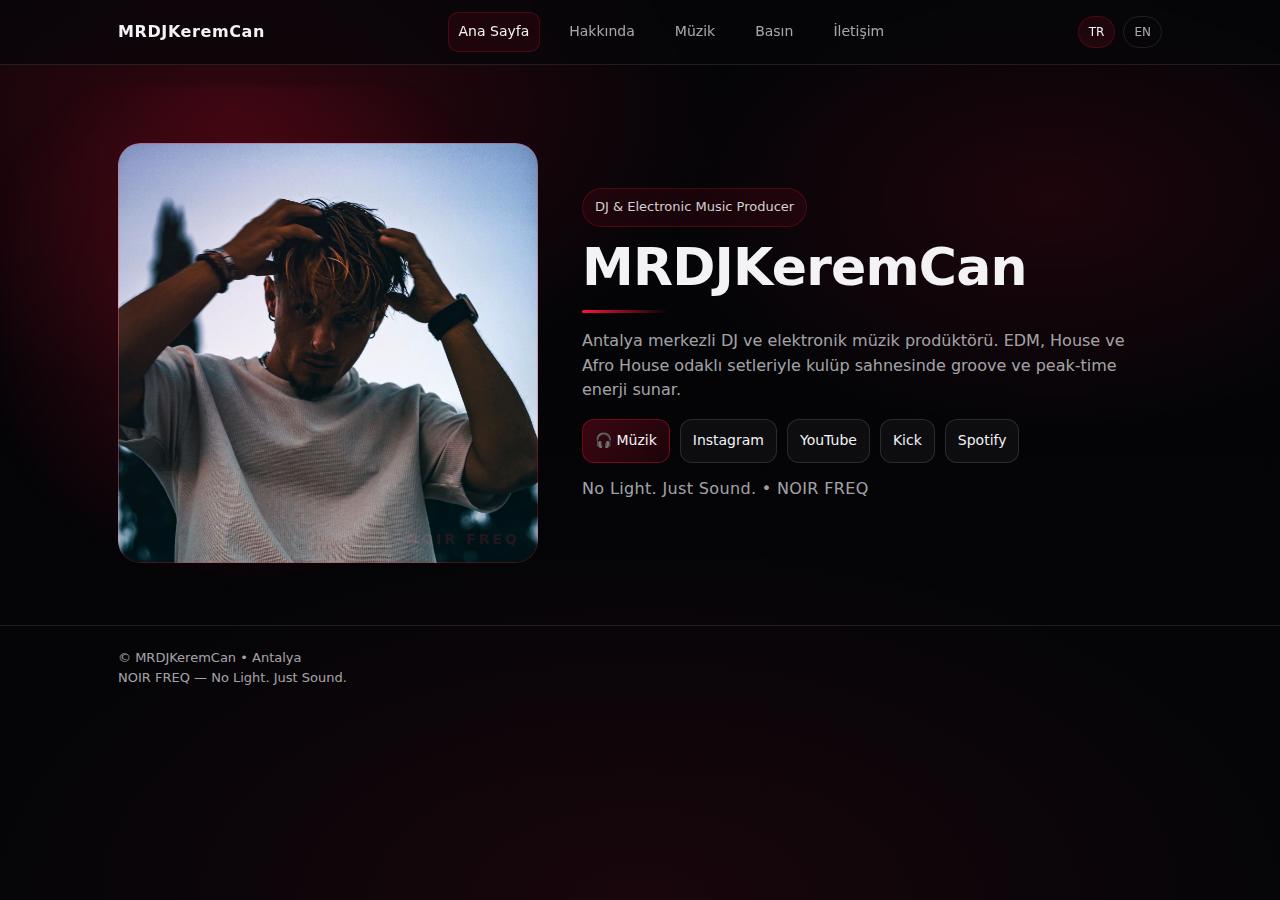
<file: index.html>
<!doctype html>
<html lang="tr">
<head>
  <meta charset="utf-8" />
  <meta name="viewport" content="width=device-width,initial-scale=1" />
  <meta http-equiv="refresh" content="0; url=tr/" />
  <title>MRDJKeremCan</title>
</head>
<body>
  <p>Redirecting… <a href="tr/">Go to Turkish site</a></p>
</body>
</html>
</file>
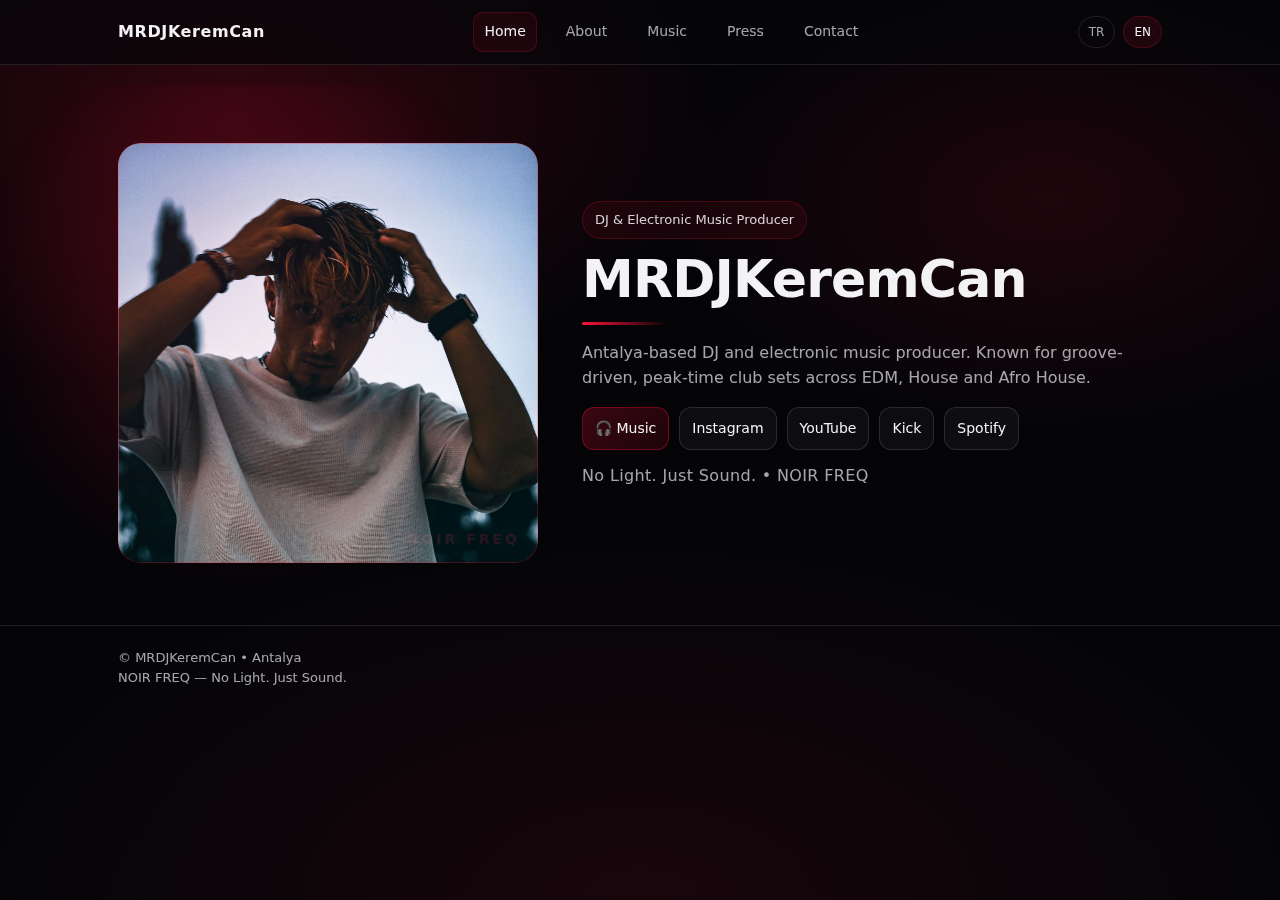
<file: en/index.html>
<!doctype html>
<html lang="en">
<head>
  <meta charset="utf-8">
  <meta name="viewport" content="width=device-width, initial-scale=1">

  <title>MRDJKeremCan — Official Website</title>
  <meta name="description" content="MRDJKeremCan (Kerem Can) — Antalya-based DJ & electronic music producer. EDM • House • Afro House.">
  <link rel="canonical" href="https://mrdjkeremcan.github.io/en/">

  <link rel="stylesheet" href="../assets/style.css">

  <script type="application/ld+json">
  {
    "@context": "https://schema.org",
    "@type": "MusicGroup",
    "name": "MRDJKeremCan",
    "genre": ["EDM","House","Afro House"],
    "foundingLocation": {"@type":"Place","name":"Antalya, Turkey"},
    "member": {
      "@type":"Person",
      "name":"Kerem Can",
      "birthDate":"1998-07-22",
      "birthPlace":"Antalya, Turkey"
    },
    "url":"https://mrdjkeremcan.github.io",
    "sameAs":[
      "https://www.instagram.com/mrdjkeremcan/",
      "https://www.youtube.com/@MRDJKeremCan",
      "https://kick.com/mrdjkeremcan",
      "https://open.spotify.com/intl-tr/artist/5hb8C3rRtGc6ASaxSE7LBL"
    ]
  }
  </script>
</head>

<body>

<header>
  <div class="container">
    <div class="nav">
      <a class="brand" href="./">MRDJKeremCan</a>

      <nav class="nav-links">
        <a class="active" href="./">Home</a>
        <a href="./about.html">About</a>
        <a href="./music.html">Music</a>
        <a href="./press.html">Press</a>
        <a href="./contact.html">Contact</a>
      </nav>

      <div class="lang">
        <a href="../tr/">TR</a>
        <a class="active" href="../en/">EN</a>
      </div>

      <button class="hamburger" data-hamburger><span></span></button>
    </div>

    <div class="mobile-menu" data-mobile-menu>
      <a class="active" href="./">Home</a>
      <a href="./about.html">About</a>
      <a href="./music.html">Music</a>
      <a href="./press.html">Press</a>
      <a href="./contact.html">Contact</a>
      <div class="row">
        <a href="../tr/">TR</a>
        <a class="active" href="../en/">EN</a>
      </div>
    </div>
  </div>
</header>

<main class="container">

  <section class="hero-split">

    <!-- LEFT: PHOTO -->
    <div class="hero-photo">
  <img
    src="../assets/images/mrdjkeremcan-a1.jpg"
    alt="MRDJKeremCan - DJ and Electronic Music Producer from Antalya"
    title="MRDJKeremCan Official Photo"
    width="800"
    height="1000"
    loading="eager"
  >

  <!-- WATERMARK -->
  <span class="photo-watermark">NOIR FREQ</span>
</div>


    <!-- RIGHT: TEXT -->
    <div class="hero-text">
      <span class="kicker">DJ & Electronic Music Producer</span>

      <h1>MRDJKeremCan</h1>

      <p>
        Antalya-based DJ and electronic music producer.
        Known for groove-driven, peak-time club sets
        across EDM, House and Afro House.
      </p>

      <div class="actions">
        <a class="btn primary" href="./music.html">🎧 Music</a>
        <a class="btn" href="https://www.instagram.com/mrdjkeremcan/" target="_blank">Instagram</a>
        <a class="btn" href="https://www.youtube.com/@MRDJKeremCan" target="_blank">YouTube</a>
        <a class="btn" href="https://kick.com/mrdjkeremcan" target="_blank">Kick</a>
        <a class="btn" href="https://open.spotify.com/intl-tr/artist/5hb8C3rRtGc6ASaxSE7LBL" target="_blank">Spotify</a>
      </div>
      <p class="hero-tagline">No Light. Just Sound. • NOIR FREQ</p>

    </div>

  </section>

</main>

<footer>
  <div class="container">
    <div>© MRDJKeremCan • Antalya</div>
    <div class="small">NOIR FREQ — No Light. Just Sound.</div>
  </div>
</footer>

<script src="../assets/app.js"></script>
</body>
</html>
</file>
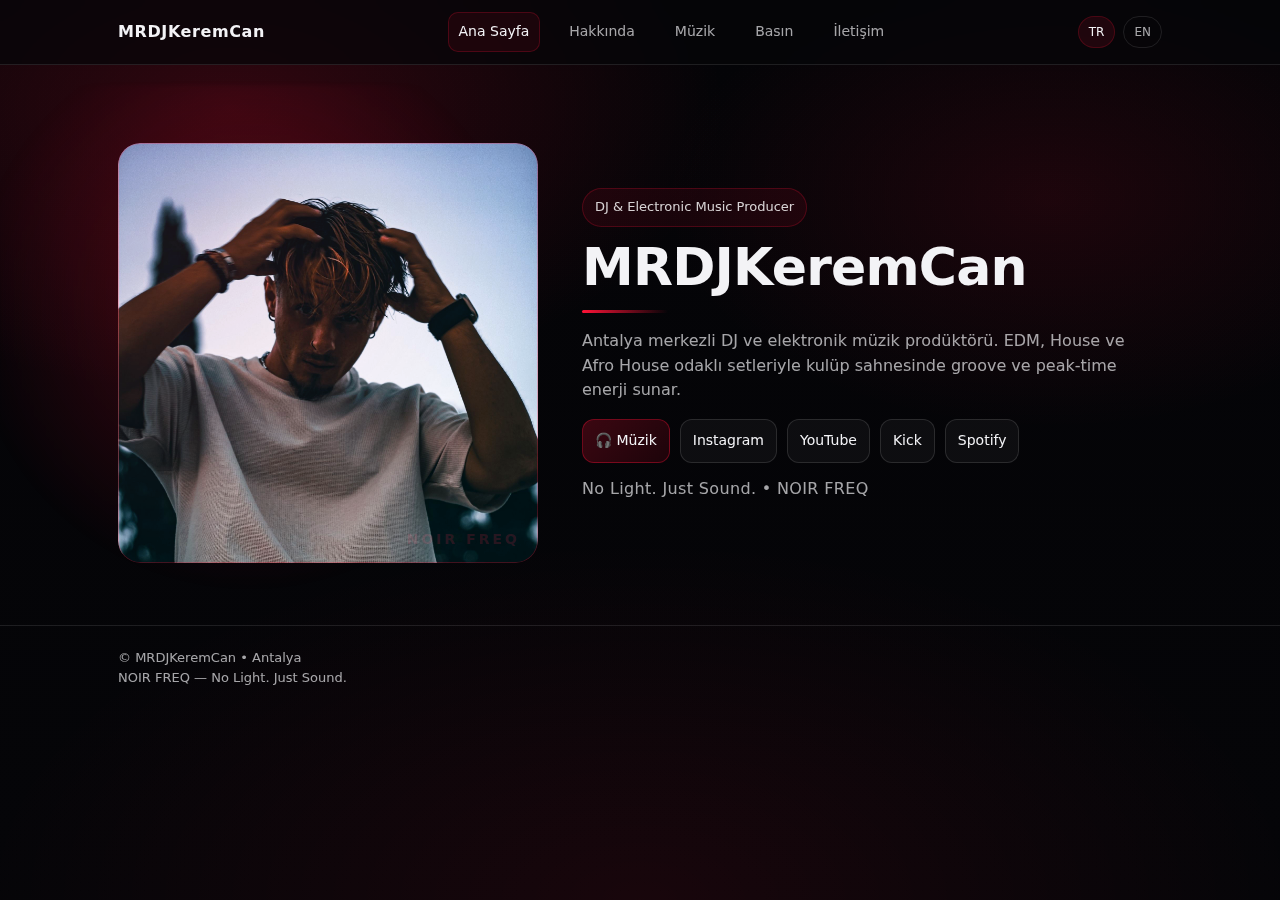
<file: tr/index.html>
<!doctype html>
<html lang="tr">
<head>
  <meta charset="utf-8">
  <meta name="viewport" content="width=device-width, initial-scale=1">

  <title>MRDJKeremCan — Resmi Web Sitesi</title>
  <meta name="description" content="MRDJKeremCan (Kerem Can) — Antalya merkezli DJ ve elektronik müzik prodüktörü. EDM • House • Afro House.">
  <link rel="canonical" href="https://mrdjkeremcan.github.io/tr/">

  <link rel="stylesheet" href="../assets/style.css">

  <!-- Knowledge Panel Schema -->
  <script type="application/ld+json">
  {
    "@context": "https://schema.org",
    "@type": "MusicGroup",
    "name": "MRDJKeremCan",
    "genre": ["EDM","House","Afro House"],
    "foundingLocation": {"@type":"Place","name":"Antalya, Turkey"},
    "member": {
      "@type":"Person",
      "name":"Kerem Can",
      "birthDate":"1998-07-22",
      "birthPlace":"Antalya, Turkey"
    },
    "url":"https://mrdjkeremcan.github.io",
    "sameAs":[
      "https://www.instagram.com/mrdjkeremcan/",
      "https://www.youtube.com/@MRDJKeremCan",
      "https://kick.com/mrdjkeremcan",
      "https://open.spotify.com/intl-tr/artist/5hb8C3rRtGc6ASaxSE7LBL"
    ]
  }
  </script>
</head>

<body>

<header>
  <div class="container">
    <div class="nav">
      <a class="brand" href="./">MRDJKeremCan</a>

      <nav class="nav-links">
        <a class="active" href="./">Ana Sayfa</a>
        <a href="./about.html">Hakkında</a>
        <a href="./music.html">Müzik</a>
        <a href="./press.html">Basın</a>
        <a href="./contact.html">İletişim</a>
      </nav>

      <div class="lang">
        <a class="active" href="../tr/">TR</a>
        <a href="../en/">EN</a>
      </div>

      <button class="hamburger" data-hamburger><span></span></button>
    </div>

    <div class="mobile-menu" data-mobile-menu>
      <a class="active" href="./">Ana Sayfa</a>
      <a href="./about.html">Hakkında</a>
      <a href="./music.html">Müzik</a>
      <a href="./press.html">Basın</a>
      <a href="./contact.html">İletişim</a>
      <div class="row">
        <a class="active" href="../tr/">TR</a>
        <a href="../en/">EN</a>
      </div>
    </div>
  </div>
</header>

<main class="container">

  <!-- HERO GRID -->
  <section class="hero-split">

    <!-- SOL: FOTO -->
   <div class="hero-photo">
  <img
    src="../assets/images/mrdjkeremcan-a1.jpg"
    alt="MRDJKeremCan - DJ and Electronic Music Producer from Antalya"
    title="MRDJKeremCan Official Photo"
    width="800"
    height="1000"
    loading="eager"
  >

  <!-- WATERMARK -->
  <span class="photo-watermark">NOIR FREQ</span>
</div>

    <!-- SAĞ: YAZI -->
    <div class="hero-text">
      <span class="kicker">DJ & Electronic Music Producer</span>

      <h1>MRDJKeremCan</h1>

      <p>
        Antalya merkezli DJ ve elektronik müzik prodüktörü.
        EDM, House ve Afro House odaklı setleriyle
        kulüp sahnesinde groove ve peak-time enerji sunar.
      </p>

      <div class="actions">
        <a class="btn primary" href="./music.html">🎧 Müzik</a>
        <a class="btn" href="https://www.instagram.com/mrdjkeremcan/" target="_blank">Instagram</a>
        <a class="btn" href="https://www.youtube.com/@MRDJKeremCan" target="_blank">YouTube</a>
        <a class="btn" href="https://kick.com/mrdjkeremcan" target="_blank">Kick</a>
        <a class="btn" href="https://open.spotify.com/intl-tr/artist/5hb8C3rRtGc6ASaxSE7LBL" target="_blank">Spotify</a>
      </div>
      
      <p class="hero-tagline">No Light. Just Sound. • NOIR FREQ</p>
      
    </div>

  </section>

</main>

<footer>
  <div class="container">
    <div>© MRDJKeremCan • Antalya</div>
    <div class="small">NOIR FREQ — No Light. Just Sound.</div>
  </div>
</footer>

<script src="../assets/app.js"></script>
</body>
</html>
</file>
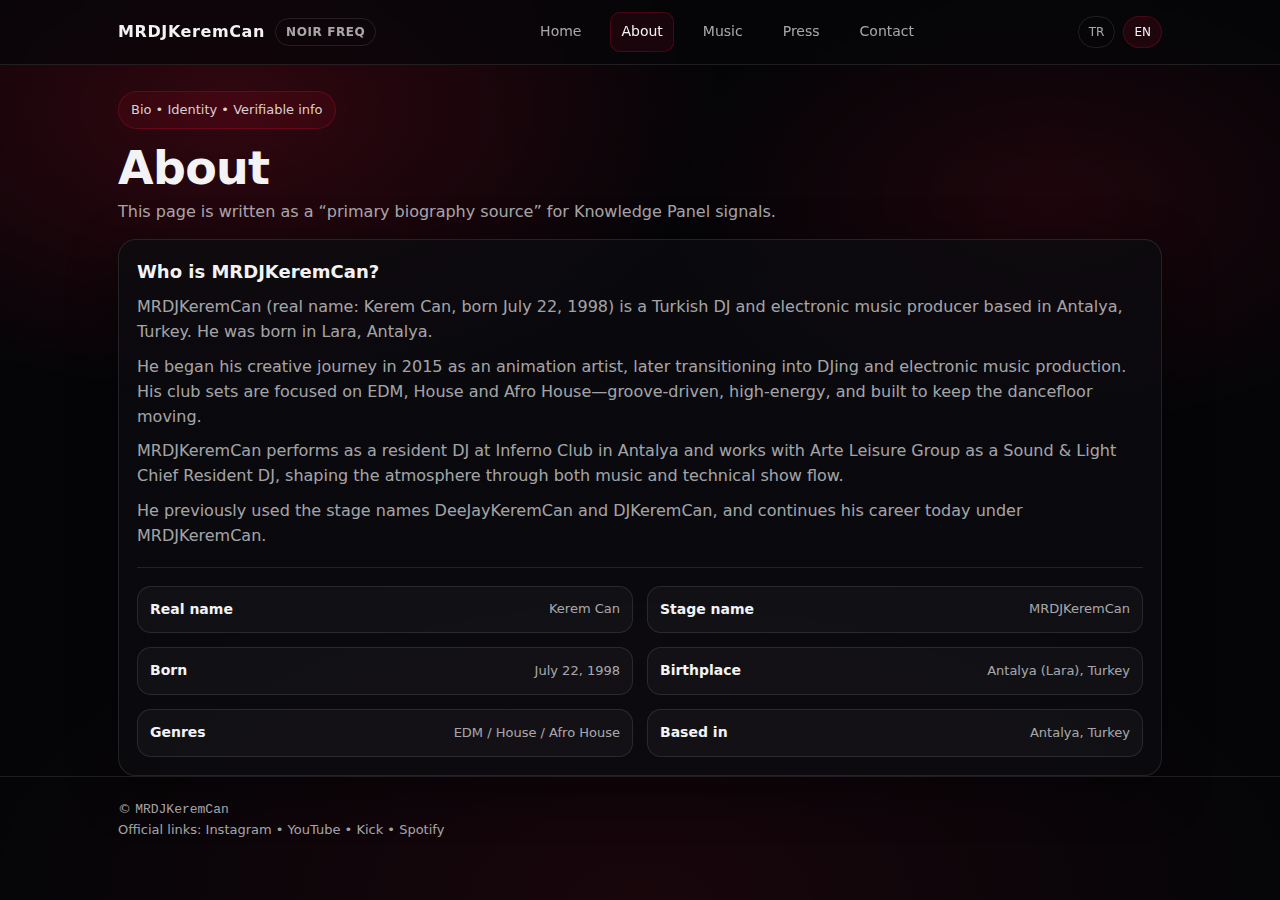
<file: en/about.html>
<!doctype html>
<html lang="en">
<head>
  <meta charset="utf-8" />
  <meta name="viewport" content="width=device-width,initial-scale=1" />

  <title>About — MRDJKeremCan</title>
  <meta name="description" content="MRDJKeremCan (Kerem Can) — Antalya-based DJ & electronic music producer. Verified bio and identity signals." />
  <link rel="canonical" href="https://mrdjkeremcan.github.io/en/about.html" />

  <link rel="stylesheet" href="../assets/style.css" />

  <!-- Knowledge Panel / Person schema -->
  <script type="application/ld+json">
  {
    "@context":"https://schema.org",
    "@type":"Person",
    "name":"Kerem Can",
    "alternateName":"MRDJKeremCan",
    "birthDate":"1998-07-22",
    "birthPlace":"Antalya, Turkey",
    "jobTitle":"DJ, Electronic Music Producer",
    "url":"https://mrdjkeremcan.github.io",
    "sameAs":[
      "https://www.youtube.com/@MRDJKeremCan",
      "https://www.instagram.com/mrdjkeremcan/",
      "https://kick.com/mrdjkeremcan",
      "https://open.spotify.com/intl-tr/artist/5hb8C3rRtGc6ASaxSE7LBL?si=3CdW8Pf6T5WBZS7m83igvQ"
    ]
  }
  </script>
</head>

<body>
<header>
  <div class="container">
    <div class="nav">
      <a class="brand" href="./"><span>MRDJKeremCan</span><span class="badge">NOIR FREQ</span></a>

      <nav class="nav-links" aria-label="Primary">
        <a href="./">Home</a>
        <a class="active" href="./about.html">About</a>
        <a href="./music.html">Music</a>
        <a href="./press.html">Press</a>
        <a href="./contact.html">Contact</a>
      </nav>

      <div class="lang" aria-label="Language">
        <a href="../tr/about.html">TR</a>
        <a class="active" href="../en/about.html">EN</a>
      </div>

      <button class="hamburger" data-hamburger aria-expanded="false" aria-label="Open menu">
        <span></span>
      </button>
    </div>

    <div class="mobile-menu" data-mobile-menu>
      <a href="./">Home</a>
      <a class="active" href="./about.html">About</a>
      <a href="./music.html">Music</a>
      <a href="./press.html">Press</a>
      <a href="./contact.html">Contact</a>
      <div class="row">
        <a href="../tr/about.html">TR</a>
        <a class="active" href="../en/about.html">EN</a>
      </div>
    </div>
  </div>
</header>

<main class="container">
  <section class="hero">
    <span class="kicker">Bio • Identity • Verifiable info</span>
    <h1>About</h1>
    <p class="sub">This page is written as a “primary biography source” for Knowledge Panel signals.</p>
  </section>

  <section class="card">
    <h2>Who is MRDJKeremCan?</h2>

    <p style="margin-top:10px">
      MRDJKeremCan (real name: Kerem Can, born July 22, 1998) is a Turkish DJ and electronic music producer
      based in Antalya, Turkey. He was born in Lara, Antalya.
    </p>

    <p style="margin-top:10px">
      He began his creative journey in 2015 as an animation artist, later transitioning into DJing and electronic music production.
      His club sets are focused on EDM, House and Afro House—groove-driven, high-energy, and built to keep the dancefloor moving.
    </p>

    <p style="margin-top:10px">
      MRDJKeremCan performs as a resident DJ at Inferno Club in Antalya and works with Arte Leisure Group as a
      Sound & Light Chief Resident DJ, shaping the atmosphere through both music and technical show flow.
    </p>

    <p style="margin-top:10px">
      He previously used the stage names DeeJayKeremCan and DJKeremCan, and continues his career today under MRDJKeremCan.
    </p>

    <hr class="sep" />

    <div class="two">
      <div class="item"><strong>Real name</strong><span>Kerem Can</span></div>
      <div class="item"><strong>Stage name</strong><span>MRDJKeremCan</span></div>
      <div class="item"><strong>Born</strong><span>July 22, 1998</span></div>
      <div class="item"><strong>Birthplace</strong><span>Antalya (Lara), Turkey</span></div>
      <div class="item"><strong>Genres</strong><span>EDM / House / Afro House</span></div>
      <div class="item"><strong>Based in</strong><span>Antalya, Turkey</span></div>
    </div>
  </section>
</main>

<footer>
  <div class="container">
    <div>© <span class="mono">MRDJKeremCan</span></div>
    <div class="small">Official links: Instagram • YouTube • Kick • Spotify</div>
  </div>
</footer>

<script src="../assets/app.js"></script>
</body>
</html>
</file>
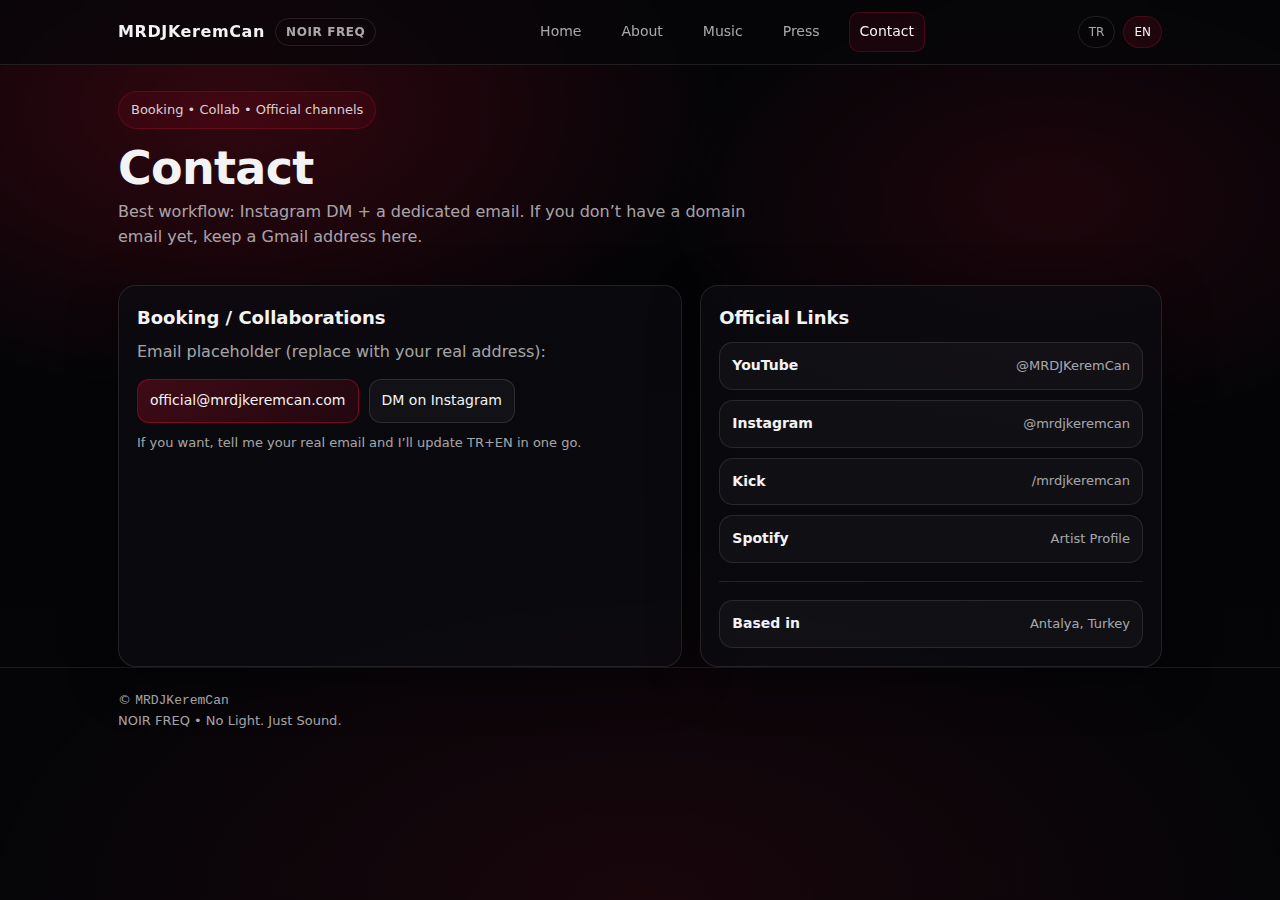
<file: en/contact.html>
<!doctype html>
<html lang="en">
<head>
  <meta charset="utf-8" />
  <meta name="viewport" content="width=device-width,initial-scale=1" />

  <title>Contact — MRDJKeremCan</title>
  <meta name="description" content="MRDJKeremCan booking & collaborations. Official social links." />
  <link rel="canonical" href="https://mrdjkeremcan.github.io/en/contact.html" />

  <link rel="stylesheet" href="../assets/style.css" />

  <script type="application/ld+json">
  {
    "@context":"https://schema.org",
    "@type":"ContactPage",
    "name":"MRDJKeremCan Contact",
    "url":"https://mrdjkeremcan.github.io/en/contact.html"
  }
  </script>
</head>

<body>
<header>
  <div class="container">
    <div class="nav">
      <a class="brand" href="./"><span>MRDJKeremCan</span><span class="badge">NOIR FREQ</span></a>

      <nav class="nav-links">
        <a href="./">Home</a>
        <a href="./about.html">About</a>
        <a href="./music.html">Music</a>
        <a href="./press.html">Press</a>
        <a class="active" href="./contact.html">Contact</a>
      </nav>

      <div class="lang"><a href="../tr/contact.html">TR</a><a class="active" href="../en/contact.html">EN</a></div>
      <button class="hamburger" data-hamburger aria-expanded="false" aria-label="Open menu"><span></span></button>
    </div>

    <div class="mobile-menu" data-mobile-menu>
      <a href="./">Home</a>
      <a href="./about.html">About</a>
      <a href="./music.html">Music</a>
      <a href="./press.html">Press</a>
      <a class="active" href="./contact.html">Contact</a>
      <div class="row"><a href="../tr/contact.html">TR</a><a class="active" href="../en/contact.html">EN</a></div>
    </div>
  </div>
</header>

<main class="container">
  <section class="hero">
    <span class="kicker">Booking • Collab • Official channels</span>
    <h1>Contact</h1>
    <p class="sub">
      Best workflow: Instagram DM + a dedicated email. If you don’t have a domain email yet,
      keep a Gmail address here.
    </p>
  </section>

  <section class="grid">
    <div class="card">
      <h2>Booking / Collaborations</h2>
      <p>
        Email placeholder (replace with your real address):
      </p>

      <div class="actions">
        <a class="btn primary" href="mailto:official@mrdjkeremcan.com">official@mrdjkeremcan.com</a>
        <a class="btn" href="https://www.instagram.com/mrdjkeremcan/" target="_blank" rel="noopener">DM on Instagram</a>
      </div>

      <p class="small" style="margin-top:10px">
        If you want, tell me your real email and I’ll update TR+EN in one go.
      </p>
    </div>

    <aside class="card">
      <h2>Official Links</h2>
      <div class="list">
        <a class="item" href="https://www.youtube.com/@MRDJKeremCan" target="_blank" rel="noopener"><strong>YouTube</strong><span>@MRDJKeremCan</span></a>
        <a class="item" href="https://www.instagram.com/mrdjkeremcan/" target="_blank" rel="noopener"><strong>Instagram</strong><span>@mrdjkeremcan</span></a>
        <a class="item" href="https://kick.com/mrdjkeremcan" target="_blank" rel="noopener"><strong>Kick</strong><span>/mrdjkeremcan</span></a>
        <a class="item" href="https://open.spotify.com/intl-tr/artist/5hb8C3rRtGc6ASaxSE7LBL?si=3CdW8Pf6T5WBZS7m83igvQ" target="_blank" rel="noopener"><strong>Spotify</strong><span>Artist Profile</span></a>
      </div>

      <hr class="sep" />
      <div class="item"><strong>Based in</strong><span>Antalya, Turkey</span></div>
    </aside>
  </section>
</main>

<footer>
  <div class="container">
    <div>© <span class="mono">MRDJKeremCan</span></div>
    <div class="small">NOIR FREQ • No Light. Just Sound.</div>
  </div>
</footer>

<script src="../assets/app.js"></script>
</body>
</html>
</file>
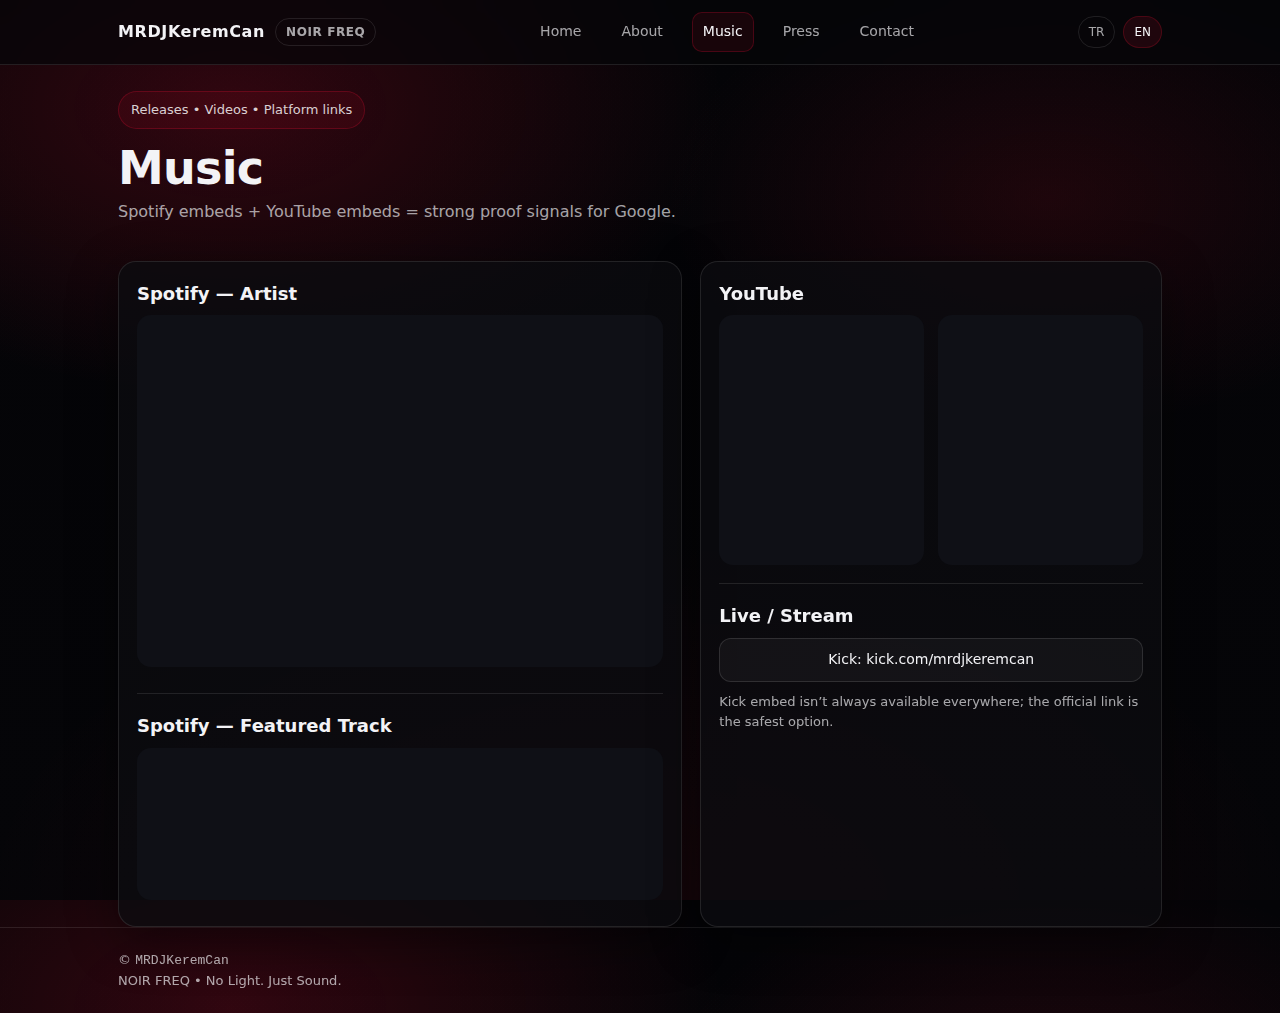
<file: en/music.html>
<!doctype html>
<html lang="en">
<head>
  <meta charset="utf-8" />
  <meta name="viewport" content="width=device-width,initial-scale=1" />

  <title>Music — MRDJKeremCan</title>
  <meta name="description" content="MRDJKeremCan music page: Spotify artist profile, featured track, and embedded YouTube videos." />
  <link rel="canonical" href="https://mrdjkeremcan.github.io/en/music.html" />

  <link rel="stylesheet" href="../assets/style.css" />

  <script type="application/ld+json">
  {
    "@context":"https://schema.org",
    "@type":"MusicGroup",
    "name":"MRDJKeremCan",
    "url":"https://mrdjkeremcan.github.io",
    "sameAs":[
      "https://open.spotify.com/intl-tr/artist/5hb8C3rRtGc6ASaxSE7LBL?si=3CdW8Pf6T5WBZS7m83igvQ",
      "https://www.youtube.com/@MRDJKeremCan",
      "https://kick.com/mrdjkeremcan"
    ]
  }
  </script>
</head>

<body>
<header>
  <div class="container">
    <div class="nav">
      <a class="brand" href="./"><span>MRDJKeremCan</span><span class="badge">NOIR FREQ</span></a>

      <nav class="nav-links">
        <a href="./">Home</a>
        <a href="./about.html">About</a>
        <a class="active" href="./music.html">Music</a>
        <a href="./press.html">Press</a>
        <a href="./contact.html">Contact</a>
      </nav>

      <div class="lang"><a href="../tr/music.html">TR</a><a class="active" href="../en/music.html">EN</a></div>
      <button class="hamburger" data-hamburger aria-expanded="false" aria-label="Open menu"><span></span></button>
    </div>

    <div class="mobile-menu" data-mobile-menu>
      <a href="./">Home</a>
      <a href="./about.html">About</a>
      <a class="active" href="./music.html">Music</a>
      <a href="./press.html">Press</a>
      <a href="./contact.html">Contact</a>
      <div class="row"><a href="../tr/music.html">TR</a><a class="active" href="../en/music.html">EN</a></div>
    </div>
  </div>
</header>

<main class="container">
  <section class="hero">
    <span class="kicker">Releases • Videos • Platform links</span>
    <h1>Music</h1>
    <p class="sub">Spotify embeds + YouTube embeds = strong proof signals for Google.</p>
  </section>

  <section class="grid">
    <div class="card">
      <h2>Spotify — Artist</h2>
      <iframe class="embed" style="height: 352px"
        src="https://open.spotify.com/embed/artist/5hb8C3rRtGc6ASaxSE7LBL?utm_source=generator"
        allow="autoplay; clipboard-write; encrypted-media; fullscreen; picture-in-picture"
        loading="lazy"></iframe>

      <hr class="sep" />

      <h2>Spotify — Featured Track</h2>
      <iframe class="embed" style="height:152px"
        src="https://open.spotify.com/embed/track/1je3Murnyd0EQatNIZJbBO?utm_source=generator"
        allow="autoplay; clipboard-write; encrypted-media; fullscreen; picture-in-picture"
        loading="lazy"></iframe>
    </div>

    <aside class="card">
      <h2>YouTube</h2>
      <div class="two">
        <iframe class="embed" height="250"
          src="https://www.youtube-nocookie.com/embed/TuuFnPBJ8zc"
          title="YouTube video" allow="accelerometer; autoplay; clipboard-write; encrypted-media; gyroscope; picture-in-picture"
          loading="lazy"></iframe>

        <iframe class="embed" height="250"
          src="https://www.youtube-nocookie.com/embed/GxGpTIj_BRw"
          title="YouTube video" allow="accelerometer; autoplay; clipboard-write; encrypted-media; gyroscope; picture-in-picture"
          loading="lazy"></iframe>
      </div>

      <hr class="sep" />

      <h2>Live / Stream</h2>
      <a class="btn" style="width:100%" href="https://kick.com/mrdjkeremcan" target="_blank" rel="noopener">
        Kick: kick.com/mrdjkeremcan
      </a>

      <p class="small" style="margin-top:10px;">
        Kick embed isn’t always available everywhere; the official link is the safest option.
      </p>
    </aside>
  </section>
</main>

<footer>
  <div class="container">
    <div>© <span class="mono">MRDJKeremCan</span></div>
    <div class="small">NOIR FREQ • No Light. Just Sound.</div>
  </div>
</footer>

<script src="../assets/app.js"></script>
</body>
</html>
</file>
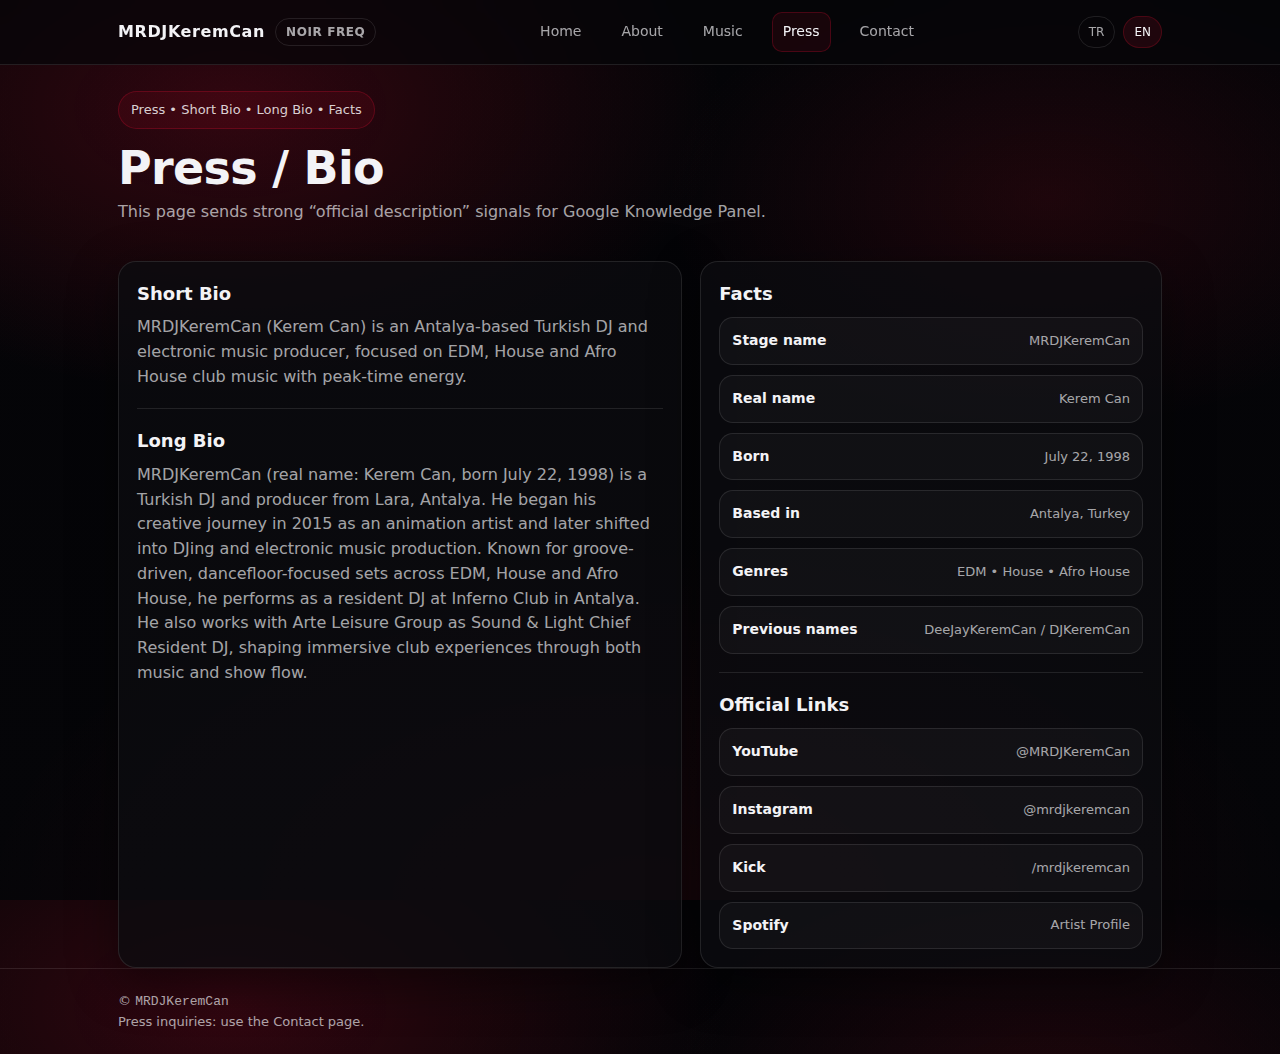
<file: en/press.html>
<!doctype html>
<html lang="en">
<head>
  <meta charset="utf-8" />
  <meta name="viewport" content="width=device-width,initial-scale=1" />

  <title>Press / Bio — MRDJKeremCan</title>
  <meta name="description" content="MRDJKeremCan press kit: short bio, long bio, facts, and official links." />
  <link rel="canonical" href="https://mrdjkeremcan.github.io/en/press.html" />

  <link rel="stylesheet" href="../assets/style.css" />

  <script type="application/ld+json">
  {
    "@context":"https://schema.org",
    "@type":"ProfilePage",
    "name":"MRDJKeremCan Press & Bio",
    "about":{"@type":"Person","name":"Kerem Can","alternateName":"MRDJKeremCan"}
  }
  </script>
</head>

<body>
<header>
  <div class="container">
    <div class="nav">
      <a class="brand" href="./"><span>MRDJKeremCan</span><span class="badge">NOIR FREQ</span></a>

      <nav class="nav-links">
        <a href="./">Home</a>
        <a href="./about.html">About</a>
        <a href="./music.html">Music</a>
        <a class="active" href="./press.html">Press</a>
        <a href="./contact.html">Contact</a>
      </nav>

      <div class="lang"><a href="../tr/press.html">TR</a><a class="active" href="../en/press.html">EN</a></div>
      <button class="hamburger" data-hamburger aria-expanded="false" aria-label="Open menu"><span></span></button>
    </div>

    <div class="mobile-menu" data-mobile-menu>
      <a href="./">Home</a>
      <a href="./about.html">About</a>
      <a href="./music.html">Music</a>
      <a class="active" href="./press.html">Press</a>
      <a href="./contact.html">Contact</a>
      <div class="row"><a href="../tr/press.html">TR</a><a class="active" href="../en/press.html">EN</a></div>
    </div>
  </div>
</header>

<main class="container">
  <section class="hero">
    <span class="kicker">Press • Short Bio • Long Bio • Facts</span>
    <h1>Press / Bio</h1>
    <p class="sub">This page sends strong “official description” signals for Google Knowledge Panel.</p>
  </section>

  <section class="grid">
    <div class="card">
      <h2>Short Bio</h2>
      <p>
        MRDJKeremCan (Kerem Can) is an Antalya-based Turkish DJ and electronic music producer,
        focused on EDM, House and Afro House club music with peak-time energy.
      </p>

      <hr class="sep" />

      <h2>Long Bio</h2>
      <p>
        MRDJKeremCan (real name: Kerem Can, born July 22, 1998) is a Turkish DJ and producer from Lara, Antalya.
        He began his creative journey in 2015 as an animation artist and later shifted into DJing and electronic music production.
        Known for groove-driven, dancefloor-focused sets across EDM, House and Afro House, he performs as a resident DJ at Inferno Club in Antalya.
        He also works with Arte Leisure Group as Sound & Light Chief Resident DJ, shaping immersive club experiences through both music and show flow.
      </p>
    </div>

    <aside class="card">
      <h2>Facts</h2>
      <div class="list">
        <div class="item"><strong>Stage name</strong><span>MRDJKeremCan</span></div>
        <div class="item"><strong>Real name</strong><span>Kerem Can</span></div>
        <div class="item"><strong>Born</strong><span>July 22, 1998</span></div>
        <div class="item"><strong>Based in</strong><span>Antalya, Turkey</span></div>
        <div class="item"><strong>Genres</strong><span>EDM • House • Afro House</span></div>
        <div class="item"><strong>Previous names</strong><span>DeeJayKeremCan / DJKeremCan</span></div>
      </div>

      <hr class="sep" />

      <h2>Official Links</h2>
      <div class="list">
        <a class="item" href="https://www.youtube.com/@MRDJKeremCan" target="_blank" rel="noopener"><strong>YouTube</strong><span>@MRDJKeremCan</span></a>
        <a class="item" href="https://www.instagram.com/mrdjkeremcan/" target="_blank" rel="noopener"><strong>Instagram</strong><span>@mrdjkeremcan</span></a>
        <a class="item" href="https://kick.com/mrdjkeremcan" target="_blank" rel="noopener"><strong>Kick</strong><span>/mrdjkeremcan</span></a>
        <a class="item" href="https://open.spotify.com/intl-tr/artist/5hb8C3rRtGc6ASaxSE7LBL?si=3CdW8Pf6T5WBZS7m83igvQ" target="_blank" rel="noopener"><strong>Spotify</strong><span>Artist Profile</span></a>
      </div>
    </aside>
  </section>
</main>

<footer>
  <div class="container">
    <div>© <span class="mono">MRDJKeremCan</span></div>
    <div class="small">Press inquiries: use the Contact page.</div>
  </div>
</footer>

<script src="../assets/app.js"></script>
</body>
</html>
</file>
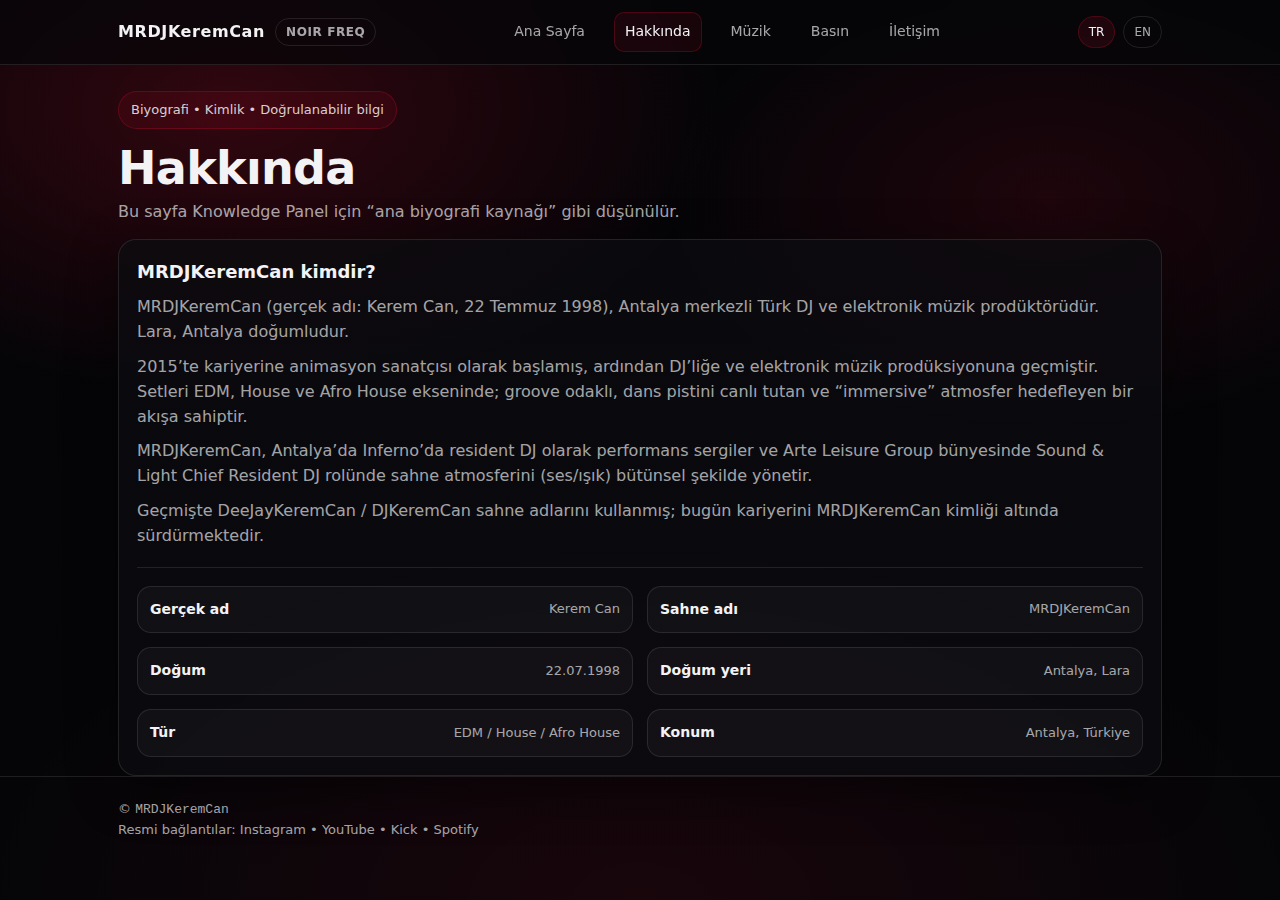
<file: tr/about.html>
<!doctype html>
<html lang="tr">
<head>
  <meta charset="utf-8" />
  <meta name="viewport" content="width=device-width,initial-scale=1" />

  <title>Hakkında — MRDJKeremCan</title>
  <meta name="description" content="MRDJKeremCan (Kerem Can) — Antalya merkezli DJ ve elektronik müzik prodüktörü. Biyografi ve kimlik bilgileri." />
  <link rel="canonical" href="https://mrdjkeremcan.github.io/tr/about.html" />

  <link rel="stylesheet" href="../assets/style.css" />

  <script type="application/ld+json">
  {
    "@context":"https://schema.org",
    "@type":"Person",
    "name":"Kerem Can",
    "alternateName":"MRDJKeremCan",
    "birthDate":"1998-07-22",
    "birthPlace":"Antalya, Turkey",
    "jobTitle":"DJ, Electronic Music Producer",
    "url":"https://mrdjkeremcan.github.io",
    "sameAs":[
      "https://www.youtube.com/@MRDJKeremCan",
      "https://www.instagram.com/mrdjkeremcan/",
      "https://kick.com/mrdjkeremcan",
      "https://open.spotify.com/intl-tr/artist/5hb8C3rRtGc6ASaxSE7LBL?si=3CdW8Pf6T5WBZS7m83igvQ"
    ]
  }
  </script>
</head>

<body>
<header>
  <div class="container">
    <div class="nav">
      <a class="brand" href="./"><span>MRDJKeremCan</span><span class="badge">NOIR FREQ</span></a>

      <nav class="nav-links" aria-label="Primary">
        <a href="./">Ana Sayfa</a>
        <a class="active" href="./about.html">Hakkında</a>
        <a href="./music.html">Müzik</a>
        <a href="./press.html">Basın</a>
        <a href="./contact.html">İletişim</a>
      </nav>

      <div class="lang"><a class="active" href="../tr/about.html">TR</a><a href="../en/about.html">EN</a></div>

      <button class="hamburger" data-hamburger aria-expanded="false" aria-label="Open menu"><span></span></button>
    </div>

    <div class="mobile-menu" data-mobile-menu>
      <a href="./">Ana Sayfa</a>
      <a class="active" href="./about.html">Hakkında</a>
      <a href="./music.html">Müzik</a>
      <a href="./press.html">Basın</a>
      <a href="./contact.html">İletişim</a>
      <div class="row">
        <a class="active" href="../tr/about.html">TR</a>
        <a href="../en/about.html">EN</a>
      </div>
    </div>
  </div>
</header>

<main class="container">
  <section class="hero">
    <span class="kicker">Biyografi • Kimlik • Doğrulanabilir bilgi</span>
    <h1>Hakkında</h1>
    <p class="sub">Bu sayfa Knowledge Panel için “ana biyografi kaynağı” gibi düşünülür.</p>
  </section>

  <section class="card">
    <h2>MRDJKeremCan kimdir?</h2>
    <p style="margin-top:10px">
      MRDJKeremCan (gerçek adı: Kerem Can, 22 Temmuz 1998), Antalya merkezli Türk DJ ve elektronik müzik prodüktörüdür.
      Lara, Antalya doğumludur.
    </p>
    <p style="margin-top:10px">
      2015’te kariyerine animasyon sanatçısı olarak başlamış, ardından DJ’liğe ve elektronik müzik prodüksiyonuna geçmiştir.
      Setleri EDM, House ve Afro House ekseninde; groove odaklı, dans pistini canlı tutan ve “immersive” atmosfer hedefleyen bir akışa sahiptir.
    </p>
    <p style="margin-top:10px">
      MRDJKeremCan, Antalya’da Inferno’da resident DJ olarak performans sergiler ve Arte Leisure Group bünyesinde
      Sound & Light Chief Resident DJ rolünde sahne atmosferini (ses/ışık) bütünsel şekilde yönetir.
    </p>
    <p style="margin-top:10px">
      Geçmişte DeeJayKeremCan / DJKeremCan sahne adlarını kullanmış; bugün kariyerini MRDJKeremCan kimliği altında sürdürmektedir.
    </p>

    <hr class="sep" />

    <div class="two">
      <div class="item"><strong>Gerçek ad</strong><span>Kerem Can</span></div>
      <div class="item"><strong>Sahne adı</strong><span>MRDJKeremCan</span></div>
      <div class="item"><strong>Doğum</strong><span>22.07.1998</span></div>
      <div class="item"><strong>Doğum yeri</strong><span>Antalya, Lara</span></div>
      <div class="item"><strong>Tür</strong><span>EDM / House / Afro House</span></div>
      <div class="item"><strong>Konum</strong><span>Antalya, Türkiye</span></div>
    </div>
  </section>
</main>

<footer>
  <div class="container">
    <div>© <span class="mono">MRDJKeremCan</span></div>
    <div class="small">Resmi bağlantılar: Instagram • YouTube • Kick • Spotify</div>
  </div>
</footer>

<script src="../assets/app.js"></script>
</body>
</html>
</file>
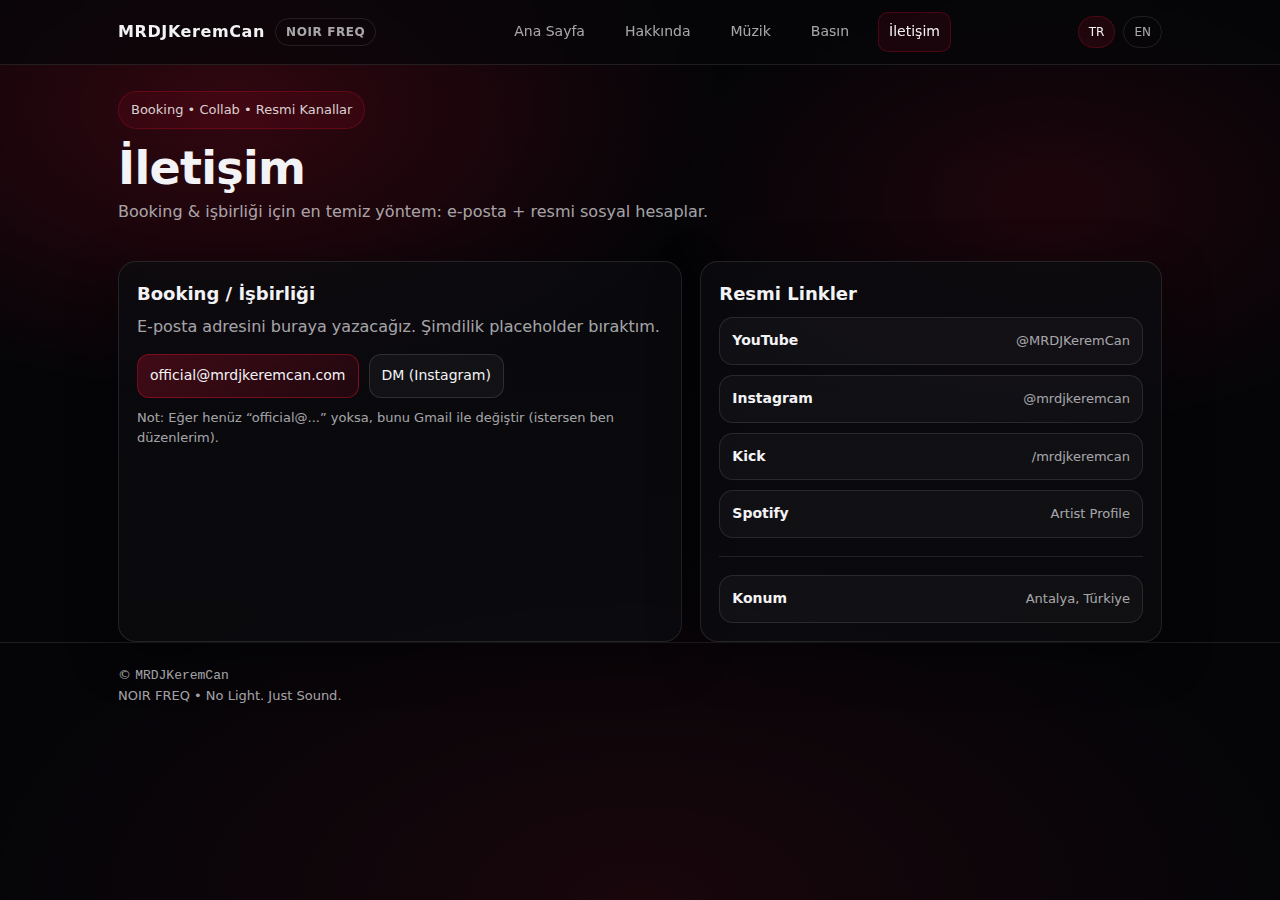
<file: tr/contact.html>
<!doctype html>
<html lang="tr">
<head>
  <meta charset="utf-8" />
  <meta name="viewport" content="width=device-width,initial-scale=1" />

  <title>İletişim — MRDJKeremCan</title>
  <meta name="description" content="MRDJKeremCan booking ve işbirliği iletişimi. Resmi sosyal bağlantılar." />
  <link rel="canonical" href="https://mrdjkeremcan.github.io/tr/contact.html" />

  <link rel="stylesheet" href="../assets/style.css" />
</head>

<body>
<header>
  <div class="container">
    <div class="nav">
      <a class="brand" href="./"><span>MRDJKeremCan</span><span class="badge">NOIR FREQ</span></a>

      <nav class="nav-links">
        <a href="./">Ana Sayfa</a>
        <a href="./about.html">Hakkında</a>
        <a href="./music.html">Müzik</a>
        <a href="./press.html">Basın</a>
        <a class="active" href="./contact.html">İletişim</a>
      </nav>

      <div class="lang"><a class="active" href="../tr/contact.html">TR</a><a href="../en/contact.html">EN</a></div>
      <button class="hamburger" data-hamburger aria-expanded="false" aria-label="Open menu"><span></span></button>
    </div>

    <div class="mobile-menu" data-mobile-menu>
      <a href="./">Ana Sayfa</a>
      <a href="./about.html">Hakkında</a>
      <a href="./music.html">Müzik</a>
      <a href="./press.html">Basın</a>
      <a class="active" href="./contact.html">İletişim</a>
      <div class="row"><a class="active" href="../tr/contact.html">TR</a><a href="../en/contact.html">EN</a></div>
    </div>
  </div>
</header>

<main class="container">
  <section class="hero">
    <span class="kicker">Booking • Collab • Resmi Kanallar</span>
    <h1>İletişim</h1>
    <p class="sub">
      Booking & işbirliği için en temiz yöntem: e-posta + resmi sosyal hesaplar.
    </p>
  </section>

  <section class="grid">
    <div class="card">
      <h2>Booking / İşbirliği</h2>
      <p>
        E-posta adresini buraya yazacağız. Şimdilik placeholder bıraktım.
      </p>

      <div class="actions">
        <a class="btn primary" href="mailto:official@mrdjkeremcan.com">official@mrdjkeremcan.com</a>
        <a class="btn" href="https://www.instagram.com/mrdjkeremcan/" target="_blank" rel="noopener">DM (Instagram)</a>
      </div>

      <p class="small" style="margin-top:10px">
        Not: Eğer henüz “official@...” yoksa, bunu Gmail ile değiştir (istersen ben düzenlerim).
      </p>
    </div>

    <aside class="card">
      <h2>Resmi Linkler</h2>
      <div class="list">
        <a class="item" href="https://www.youtube.com/@MRDJKeremCan" target="_blank" rel="noopener"><strong>YouTube</strong><span>@MRDJKeremCan</span></a>
        <a class="item" href="https://www.instagram.com/mrdjkeremcan/" target="_blank" rel="noopener"><strong>Instagram</strong><span>@mrdjkeremcan</span></a>
        <a class="item" href="https://kick.com/mrdjkeremcan" target="_blank" rel="noopener"><strong>Kick</strong><span>/mrdjkeremcan</span></a>
        <a class="item" href="https://open.spotify.com/intl-tr/artist/5hb8C3rRtGc6ASaxSE7LBL?si=3CdW8Pf6T5WBZS7m83igvQ" target="_blank" rel="noopener"><strong>Spotify</strong><span>Artist Profile</span></a>
      </div>

      <hr class="sep" />
      <div class="item"><strong>Konum</strong><span>Antalya, Türkiye</span></div>
    </aside>
  </section>
</main>

<footer>
  <div class="container">
    <div>© <span class="mono">MRDJKeremCan</span></div>
    <div class="small">NOIR FREQ • No Light. Just Sound.</div>
  </div>
</footer>

<script src="../assets/app.js"></script>
</body>
</html>
</file>
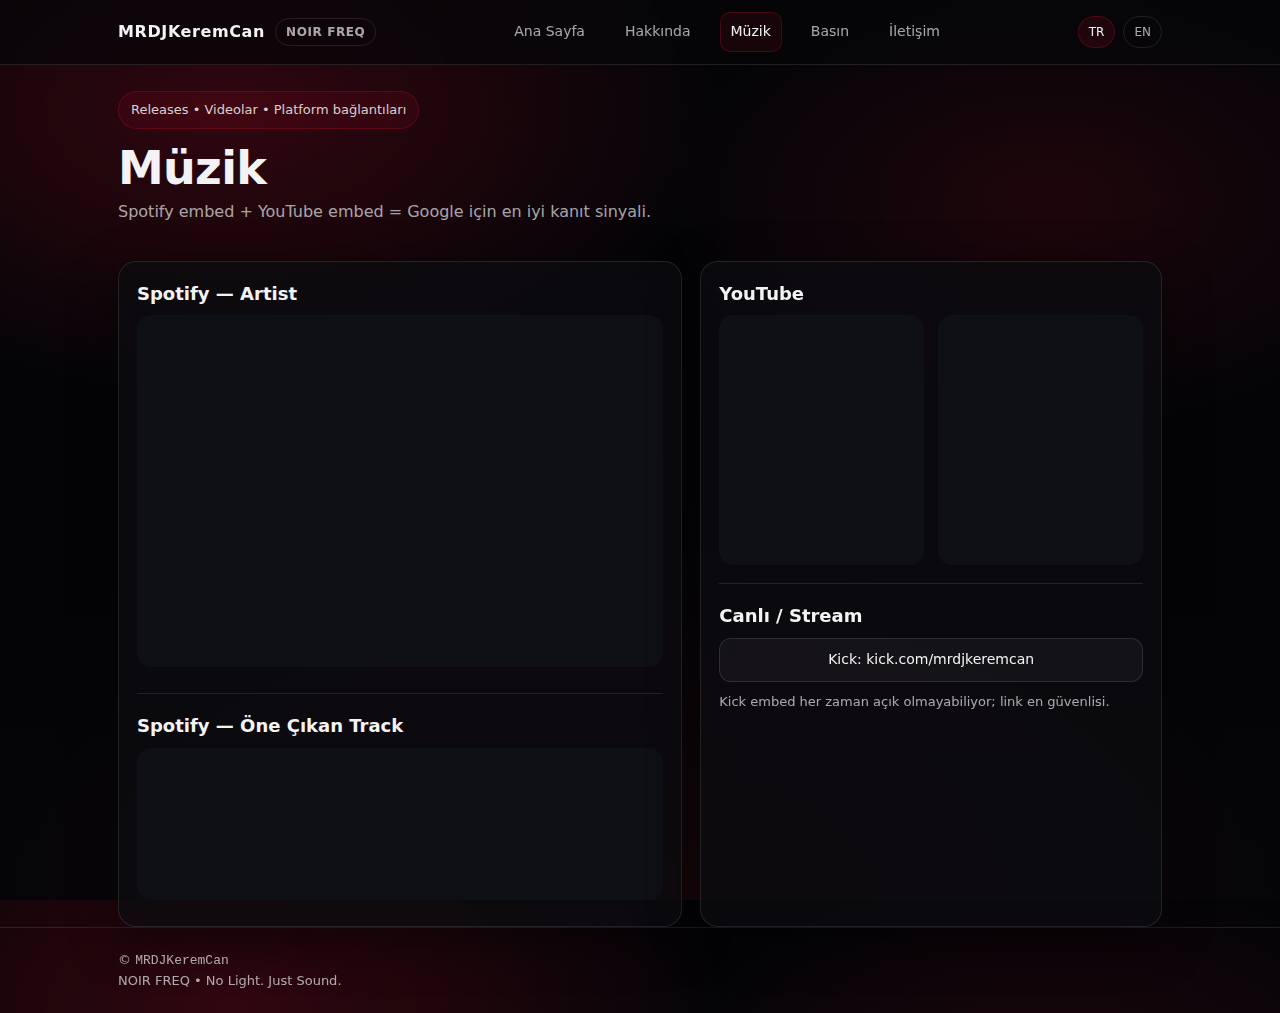
<file: tr/music.html>
<!doctype html>
<html lang="tr">
<head>
  <meta charset="utf-8" />
  <meta name="viewport" content="width=device-width,initial-scale=1" />

  <title>Müzik — MRDJKeremCan</title>
  <meta name="description" content="MRDJKeremCan müzik sayfası: Spotify sanatçı profili, öne çıkan parça ve YouTube videolar." />
  <link rel="canonical" href="https://mrdjkeremcan.github.io/tr/music.html" />

  <link rel="stylesheet" href="../assets/style.css" />

  <script type="application/ld+json">
  {
    "@context":"https://schema.org",
    "@type":"MusicGroup",
    "name":"MRDJKeremCan",
    "url":"https://mrdjkeremcan.github.io",
    "sameAs":[
      "https://open.spotify.com/intl-tr/artist/5hb8C3rRtGc6ASaxSE7LBL?si=3CdW8Pf6T5WBZS7m83igvQ",
      "https://www.youtube.com/@MRDJKeremCan"
    ]
  }
  </script>
</head>

<body>
<header>
  <div class="container">
    <div class="nav">
      <a class="brand" href="./"><span>MRDJKeremCan</span><span class="badge">NOIR FREQ</span></a>

      <nav class="nav-links">
        <a href="./">Ana Sayfa</a>
        <a href="./about.html">Hakkında</a>
        <a class="active" href="./music.html">Müzik</a>
        <a href="./press.html">Basın</a>
        <a href="./contact.html">İletişim</a>
      </nav>

      <div class="lang"><a class="active" href="../tr/music.html">TR</a><a href="../en/music.html">EN</a></div>
      <button class="hamburger" data-hamburger aria-expanded="false" aria-label="Open menu"><span></span></button>
    </div>

    <div class="mobile-menu" data-mobile-menu>
      <a href="./">Ana Sayfa</a>
      <a href="./about.html">Hakkında</a>
      <a class="active" href="./music.html">Müzik</a>
      <a href="./press.html">Basın</a>
      <a href="./contact.html">İletişim</a>
      <div class="row"><a class="active" href="../tr/music.html">TR</a><a href="../en/music.html">EN</a></div>
    </div>
  </div>
</header>

<main class="container">
  <section class="hero">
    <span class="kicker">Releases • Videolar • Platform bağlantıları</span>
    <h1>Müzik</h1>
    <p class="sub">Spotify embed + YouTube embed = Google için en iyi kanıt sinyali.</p>
  </section>

  <section class="grid">
    <div class="card">
      <h2>Spotify — Artist</h2>
      <iframe class="embed" style="height: 352px"
        src="https://open.spotify.com/embed/artist/5hb8C3rRtGc6ASaxSE7LBL?utm_source=generator"
        allow="autoplay; clipboard-write; encrypted-media; fullscreen; picture-in-picture"
        loading="lazy"></iframe>

      <hr class="sep" />

      <h2>Spotify — Öne Çıkan Track</h2>
      <iframe class="embed" style="height:152px"
        src="https://open.spotify.com/embed/track/1je3Murnyd0EQatNIZJbBO?utm_source=generator"
        allow="autoplay; clipboard-write; encrypted-media; fullscreen; picture-in-picture"
        loading="lazy"></iframe>
    </div>

    <aside class="card">
      <h2>YouTube</h2>
      <div class="two">
        <iframe class="embed" height="250"
          src="https://www.youtube-nocookie.com/embed/TuuFnPBJ8zc"
          title="YouTube video" allow="accelerometer; autoplay; clipboard-write; encrypted-media; gyroscope; picture-in-picture"
          loading="lazy"></iframe>

        <iframe class="embed" height="250"
          src="https://www.youtube-nocookie.com/embed/GxGpTIj_BRw"
          title="YouTube video" allow="accelerometer; autoplay; clipboard-write; encrypted-media; gyroscope; picture-in-picture"
          loading="lazy"></iframe>
      </div>

      <hr class="sep" />

      <h2>Canlı / Stream</h2>
      <a class="btn" style="width:100%" href="https://kick.com/mrdjkeremcan" target="_blank" rel="noopener">
        Kick: kick.com/mrdjkeremcan
      </a>

      <p class="small" style="margin-top:10px;">
        Kick embed her zaman açık olmayabiliyor; link en güvenlisi.
      </p>
    </aside>
  </section>
</main>

<footer>
  <div class="container">
    <div>© <span class="mono">MRDJKeremCan</span></div>
    <div class="small">NOIR FREQ • No Light. Just Sound.</div>
  </div>
</footer>

<script src="../assets/app.js"></script>
</body>
</html>
</file>
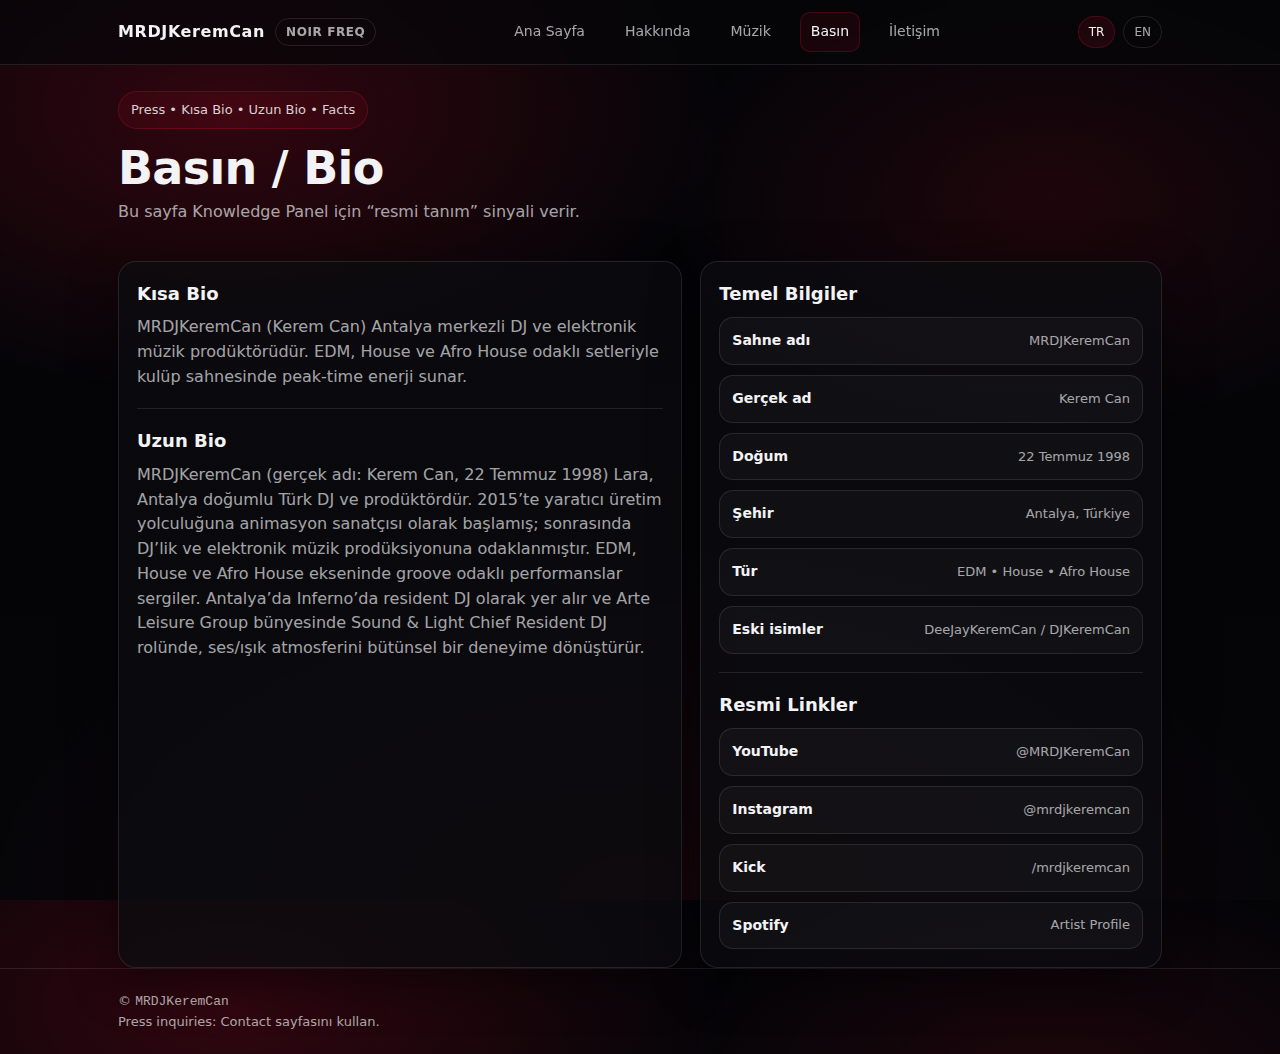
<file: tr/press.html>
<!doctype html>
<html lang="tr">
<head>
  <meta charset="utf-8" />
  <meta name="viewport" content="width=device-width,initial-scale=1" />

  <title>Basın / Bio — MRDJKeremCan</title>
  <meta name="description" content="MRDJKeremCan basın kiti: kısa bio, uzun bio, temel bilgiler ve resmi bağlantılar." />
  <link rel="canonical" href="https://mrdjkeremcan.github.io/tr/press.html" />

  <link rel="stylesheet" href="../assets/style.css" />

  <script type="application/ld+json">
  {
    "@context":"https://schema.org",
    "@type":"ProfilePage",
    "name":"MRDJKeremCan Press & Bio",
    "about":{"@type":"Person","name":"Kerem Can","alternateName":"MRDJKeremCan"}
  }
  </script>
</head>

<body>
<header>
  <div class="container">
    <div class="nav">
      <a class="brand" href="./"><span>MRDJKeremCan</span><span class="badge">NOIR FREQ</span></a>

      <nav class="nav-links">
        <a href="./">Ana Sayfa</a>
        <a href="./about.html">Hakkında</a>
        <a href="./music.html">Müzik</a>
        <a class="active" href="./press.html">Basın</a>
        <a href="./contact.html">İletişim</a>
      </nav>

      <div class="lang"><a class="active" href="../tr/press.html">TR</a><a href="../en/press.html">EN</a></div>
      <button class="hamburger" data-hamburger aria-expanded="false" aria-label="Open menu"><span></span></button>
    </div>

    <div class="mobile-menu" data-mobile-menu>
      <a href="./">Ana Sayfa</a>
      <a href="./about.html">Hakkında</a>
      <a href="./music.html">Müzik</a>
      <a class="active" href="./press.html">Basın</a>
      <a href="./contact.html">İletişim</a>
      <div class="row"><a class="active" href="../tr/press.html">TR</a><a href="../en/press.html">EN</a></div>
    </div>
  </div>
</header>

<main class="container">
  <section class="hero">
    <span class="kicker">Press • Kısa Bio • Uzun Bio • Facts</span>
    <h1>Basın / Bio</h1>
    <p class="sub">Bu sayfa Knowledge Panel için “resmi tanım” sinyali verir.</p>
  </section>

  <section class="grid">
    <div class="card">
      <h2>Kısa Bio</h2>
      <p>
        MRDJKeremCan (Kerem Can) Antalya merkezli DJ ve elektronik müzik prodüktörüdür.
        EDM, House ve Afro House odaklı setleriyle kulüp sahnesinde peak-time enerji sunar.
      </p>

      <hr class="sep" />

      <h2>Uzun Bio</h2>
      <p>
        MRDJKeremCan (gerçek adı: Kerem Can, 22 Temmuz 1998) Lara, Antalya doğumlu Türk DJ ve prodüktördür.
        2015’te yaratıcı üretim yolculuğuna animasyon sanatçısı olarak başlamış; sonrasında DJ’lik ve elektronik müzik prodüksiyonuna odaklanmıştır.
        EDM, House ve Afro House ekseninde groove odaklı performanslar sergiler. Antalya’da Inferno’da resident DJ olarak yer alır ve
        Arte Leisure Group bünyesinde Sound & Light Chief Resident DJ rolünde, ses/ışık atmosferini bütünsel bir deneyime dönüştürür.
      </p>
    </div>

    <aside class="card">
      <h2>Temel Bilgiler</h2>
      <div class="list">
        <div class="item"><strong>Sahne adı</strong><span>MRDJKeremCan</span></div>
        <div class="item"><strong>Gerçek ad</strong><span>Kerem Can</span></div>
        <div class="item"><strong>Doğum</strong><span>22 Temmuz 1998</span></div>
        <div class="item"><strong>Şehir</strong><span>Antalya, Türkiye</span></div>
        <div class="item"><strong>Tür</strong><span>EDM • House • Afro House</span></div>
        <div class="item"><strong>Eski isimler</strong><span>DeeJayKeremCan / DJKeremCan</span></div>
      </div>

      <hr class="sep" />

      <h2>Resmi Linkler</h2>
      <div class="list">
        <a class="item" href="https://www.youtube.com/@MRDJKeremCan" target="_blank" rel="noopener"><strong>YouTube</strong><span>@MRDJKeremCan</span></a>
        <a class="item" href="https://www.instagram.com/mrdjkeremcan/" target="_blank" rel="noopener"><strong>Instagram</strong><span>@mrdjkeremcan</span></a>
        <a class="item" href="https://kick.com/mrdjkeremcan" target="_blank" rel="noopener"><strong>Kick</strong><span>/mrdjkeremcan</span></a>
        <a class="item" href="https://open.spotify.com/intl-tr/artist/5hb8C3rRtGc6ASaxSE7LBL?si=3CdW8Pf6T5WBZS7m83igvQ" target="_blank" rel="noopener"><strong>Spotify</strong><span>Artist Profile</span></a>
      </div>
    </aside>
  </section>
</main>

<footer>
  <div class="container">
    <div>© <span class="mono">MRDJKeremCan</span></div>
    <div class="small">Press inquiries: Contact sayfasını kullan.</div>
  </div>
</footer>

<script src="../assets/app.js"></script>
</body>
</html>
</file>
<file: assets/style.css>
:root{
  --bg:#050508;
  --card:rgba(12,12,16,.78);
  --text:#f3f3f6;
  --muted:rgba(243,243,246,.68);
  --line:rgba(255,255,255,.10);

  --accent:#ff1236;     /* main red */
  --accent2:#b3001f;    /* deep red */

  --radius:18px;
  --shadow: 0 14px 50px rgba(0,0,0,.45);
  --max:1080px;
}

*{box-sizing:border-box}
html,body{height:100%}
body{
  margin:0;
  font-family: ui-sans-serif, system-ui, -apple-system, Segoe UI, Roboto, Helvetica, Arial;
  color:var(--text);
  line-height:1.55;

  /* cinematic black/red background */
  background:
    radial-gradient(900px 520px at 18% 12%, rgba(255,18,54,.18), transparent 55%),
    radial-gradient(700px 420px at 82% 22%, rgba(255,18,54,.10), transparent 55%),
    radial-gradient(1100px 600px at 50% 100%, rgba(255,18,54,.08), transparent 60%),
    linear-gradient(180deg, #040407 0%, #050508 100%);
}

a{color:var(--text); text-decoration:none}
a:hover{opacity:.92}

.container{max-width:var(--max); margin:0 auto; padding:0 18px}

/* ===== HEADER / NAV ===== */
header{
  position:sticky; top:0; z-index:50;
  backdrop-filter: blur(10px);
  background: rgba(5,5,8,.72);
  border-bottom:1px solid var(--line);
}

.nav{
  display:flex; align-items:center; justify-content:space-between;
  height:64px;
}

.brand{
  display:flex; gap:10px; align-items:center;
  font-weight:800;
  letter-spacing:.6px;
}

.badge{
  font-size:12px; color:var(--muted);
  border:1px solid var(--line);
  padding:4px 10px; border-radius:999px;
}

.nav-links{
  display:flex; gap:18px; align-items:center;
}

.nav-links a{
  font-size:14px; color:var(--muted);
  padding:8px 10px; border-radius:10px;
  border:1px solid transparent;
}

.nav-links a.active{
  color:var(--text);
  border:1px solid rgba(255,18,54,.22);
  background: rgba(255,18,54,.08);
}

.nav-links a:hover{
  color:var(--text);
  background: rgba(255,255,255,.06);
}

.lang{
  display:flex; gap:8px; align-items:center;
}

.lang a{
  font-size:12px; color:var(--muted);
  padding:6px 10px; border:1px solid var(--line);
  border-radius:999px;
}

.lang a.active{
  color:var(--text);
  background: rgba(255,18,54,.10);
  border-color: rgba(255,18,54,.20);
}

.hamburger{
  display:none;
  width:42px; height:42px; border-radius:12px;
  border:1px solid var(--line);
  background: rgba(255,255,255,.04);
  align-items:center; justify-content:center;
  cursor:pointer;
}
.hamburger span{
  display:block; width:18px; height:2px; background:var(--text);
  position:relative;
}
.hamburger span:before,.hamburger span:after{
  content:""; position:absolute; left:0; width:18px; height:2px; background:var(--text);
}
.hamburger span:before{top:-6px}
.hamburger span:after{top:6px}

.mobile-menu{
  display:none;
  border-top:1px solid var(--line);
  padding:12px 0 16px;
}
.mobile-menu a{
  display:block;
  padding:10px 12px;
  color:var(--muted);
  border-radius:12px;
}
.mobile-menu a:hover{background:rgba(255,255,255,.06); color:var(--text)}
.mobile-menu .row{
  display:flex; gap:10px; padding:10px 12px;
}
.mobile-menu .row a{
  flex:1; text-align:center;
  border:1px solid var(--line);
}

/* ===== LAYOUT ===== */
main{padding:28px 0 70px}

.hero{
  padding:26px 0 14px;
}

.kicker{
  display:inline-flex;
  gap:10px; align-items:center;
  border:1px solid rgba(255,18,54,.22);
  padding:8px 12px;
  border-radius:999px;
  background: rgba(255,18,54,.08);
  font-size:13px;
  color: rgba(255,255,255,.82);
}

h1{
  margin:14px 0 6px;
  font-size:46px;
  letter-spacing:-.7px;
  line-height:1.1;
}

.sub{
  margin:0;
  color:var(--muted);
  font-size:16px;
  max-width:66ch;
}

.grid{
  display:grid;
  grid-template-columns: 1.1fr .9fr;
  gap:18px;
  margin-top:22px;
}

.card{
  background: var(--card);
  border:1px solid var(--line);
  border-radius: var(--radius);
  box-shadow: var(--shadow);
  padding:18px;
}

.card h2{
  margin:0 0 8px;
  font-size:18px;
}

.card p{margin:0; color:var(--muted)}

.actions{
  display:flex; flex-wrap:wrap;
  gap:10px; margin-top:14px;
}

.btn{
  display:inline-flex; align-items:center; justify-content:center;
  gap:8px;
  padding:10px 12px;
  border-radius:12px;
  border:1px solid rgba(255,255,255,.12);
  background: rgba(255,255,255,.04);
  color:var(--text);
  font-size:14px;
}
.btn:hover{background: rgba(255,255,255,.08)}
.btn.primary{
  border:1px solid rgba(255,18,54,.35);
  background: linear-gradient(135deg, rgba(255,18,54,.22), rgba(179,0,31,.14));
}
.btn.primary:hover{
  background: linear-gradient(135deg, rgba(255,18,54,.28), rgba(179,0,31,.18));
}

.list{
  display:grid; gap:10px;
  margin-top:10px;
}
.item{
  display:flex; align-items:center; justify-content:space-between;
  gap:12px;
  padding:12px 12px;
  border-radius:14px;
  border:1px solid var(--line);
  background: rgba(255,255,255,.03);
}
.item span{color:var(--muted); font-size:13px}
.item strong{font-size:14px}

.embed{
  width:100%;
  border:0;
  border-radius:14px;
  overflow:hidden;
  background: #0f1016;
}

.two{
  display:grid;
  grid-template-columns: 1fr 1fr;
  gap:14px;
}

hr.sep{
  border:0; border-top:1px solid var(--line);
  margin:18px 0;
}

footer{
  border-top:1px solid var(--line);
  padding:22px 0;
  color:var(--muted);
  font-size:13px;
}

.small{font-size:13px; color:var(--muted)}
.mono{font-family: ui-monospace, SFMono-Regular, Menlo, Monaco, Consolas, "Liberation Mono", monospace}

/* ===== HERO SPLIT (PHOTO LEFT / TEXT RIGHT) ===== */
.hero-split{
  position:relative;
  display:grid;
  grid-template-columns: 420px 1fr;
  gap:44px;
  align-items:center;
  padding:78px 0 62px;
}

/* red spotlight behind photo */
.hero-split:before{
  content:"";
  position:absolute;
  left:-120px;
  top:20px;
  width:560px;
  height:560px;
  background: radial-gradient(circle at 45% 40%, rgba(255,18,54,.25), transparent 62%);
  filter: blur(2px);
  pointer-events:none;
}

/* subtle grain overlay */
.hero-split:after{
  content:"";
  position:absolute;
  inset:-40px -20px -40px -20px;
  background-image: radial-gradient(rgba(255,255,255,.05) 1px, transparent 1px);
  background-size: 3px 3px;
  opacity:.05;
  pointer-events:none;
  mix-blend-mode: overlay;
}

/* PHOTO BLOCK */
.hero-photo{
  max-width:420px;           /* hard cap (prevents huge photo) */
  position:relative;         /* watermark/overlays */
  border-radius:22px;
  overflow:hidden;
  isolation:isolate;
}

/* Neon frame (always on) */
.hero-photo::before{
  content:"";
  position:absolute;
  inset:0;
  border-radius:22px;
  pointer-events:none;
  z-index:2;
  box-shadow:
    0 0 0 1px rgba(255,18,54,.26) inset,
    0 0 28px rgba(255,18,54,.12),
    0 0 70px rgba(255,18,54,.08);
}

/* Soft red light sweep (cinematic) */
.hero-photo::after{
  content:"";
  position:absolute;
  inset:-30%;
  z-index:1;
  pointer-events:none;
  background: radial-gradient(circle at 30% 30%, rgba(255,18,54,.18), transparent 55%);
  filter: blur(10px);
  opacity:.55;
  animation: noirSweep 9s ease-in-out infinite;
}

@keyframes noirSweep{
  0%   { transform: translate(-6%, -4%) scale(1.02); opacity:.45; }
  50%  { transform: translate(6%, 3%)  scale(1.06); opacity:.70; }
  100% { transform: translate(-6%, -4%) scale(1.02); opacity:.45; }
}

.hero-photo img{
  position:relative;
  z-index:0;
  width:100%;
  height:auto;
  display:block;
  border-radius:22px;
  filter: contrast(1.06) saturate(1.06);
  box-shadow: 0 38px 110px rgba(0,0,0,.72);
}

/* Watermark: subtle by default, reveals on hover + slow pulse */
.photo-watermark{
  position:absolute;
  right:18px;
  bottom:18px;
  z-index:3;

  font-size:14px;
  letter-spacing:3px;
  font-weight:700;
  text-transform:uppercase;

  color: rgba(255,18,54,.85);
  mix-blend-mode: screen;

  pointer-events:none;
  user-select:none;

  opacity:0.18;
  transform: translateY(6px);
  transition: opacity .35s ease, transform .35s ease, filter .35s ease;

  animation: noirPulse 3.4s ease-in-out infinite;
}

.hero-photo:hover .photo-watermark,
.hero-photo:focus-within .photo-watermark{
  opacity:0.55;
  transform: translateY(0);
  filter: drop-shadow(0 0 16px rgba(255,18,54,.25));
}

@keyframes noirPulse{
  0%   { opacity:0.16; filter: drop-shadow(0 0 0 rgba(255,18,54,0)); }
  50%  { opacity:0.28; filter: drop-shadow(0 0 14px rgba(255,18,54,.22)); }
  100% { opacity:0.16; filter: drop-shadow(0 0 0 rgba(255,18,54,0)); }
}

/* HERO TEXT */
.hero-text h1{
  font-size:52px;
  letter-spacing:-.8px;
  margin:12px 0 12px;
}
.hero-text h1:after{
  content:"";
  display:block;
  width:86px;
  height:3px;
  margin-top:14px;
  border-radius:999px;
  background: linear-gradient(90deg, var(--accent), transparent);
}
.hero-text p{
  max-width:560px;
  color: var(--muted);
  font-size:16px;
}

.hero-tagline{
  margin-top:14px;
  color: rgba(255,255,255,.72);
  font-size:13px;
  letter-spacing:.35px;
}

/* ===== RESPONSIVE ===== */
@media (max-width: 900px){
  h1{font-size:38px}
  .grid{grid-template-columns: 1fr}
  .nav-links{display:none}
  .hamburger{display:flex}
  .mobile-menu.show{display:block}

  .two{grid-template-columns:1fr}

  .hero-split{
    grid-template-columns: 1fr;
    gap:26px;
    padding:42px 0 34px;
  }

  .hero-split:before{
    left:50%;
    transform:translateX(-50%);
    top:-40px;
    width:520px;
    height:520px;
  }

  .hero-photo{
    max-width:290px;
    margin:0 auto;
    border-radius:18px;
  }
  .hero-photo::before{ border-radius:18px; }
  .hero-photo img{ border-radius:18px; }

  .photo-watermark{
    font-size:12px;
    letter-spacing:2.6px;
    right:14px;
    bottom:14px;
  }

  .hero-text{
    text-align:center;
  }
  .actions{
    justify-content:center;
  }
  .hero-text h1{
    font-size:40px;
  }
}

@media (max-width: 720px){
  .two{grid-template-columns:1fr}
}
</file>
